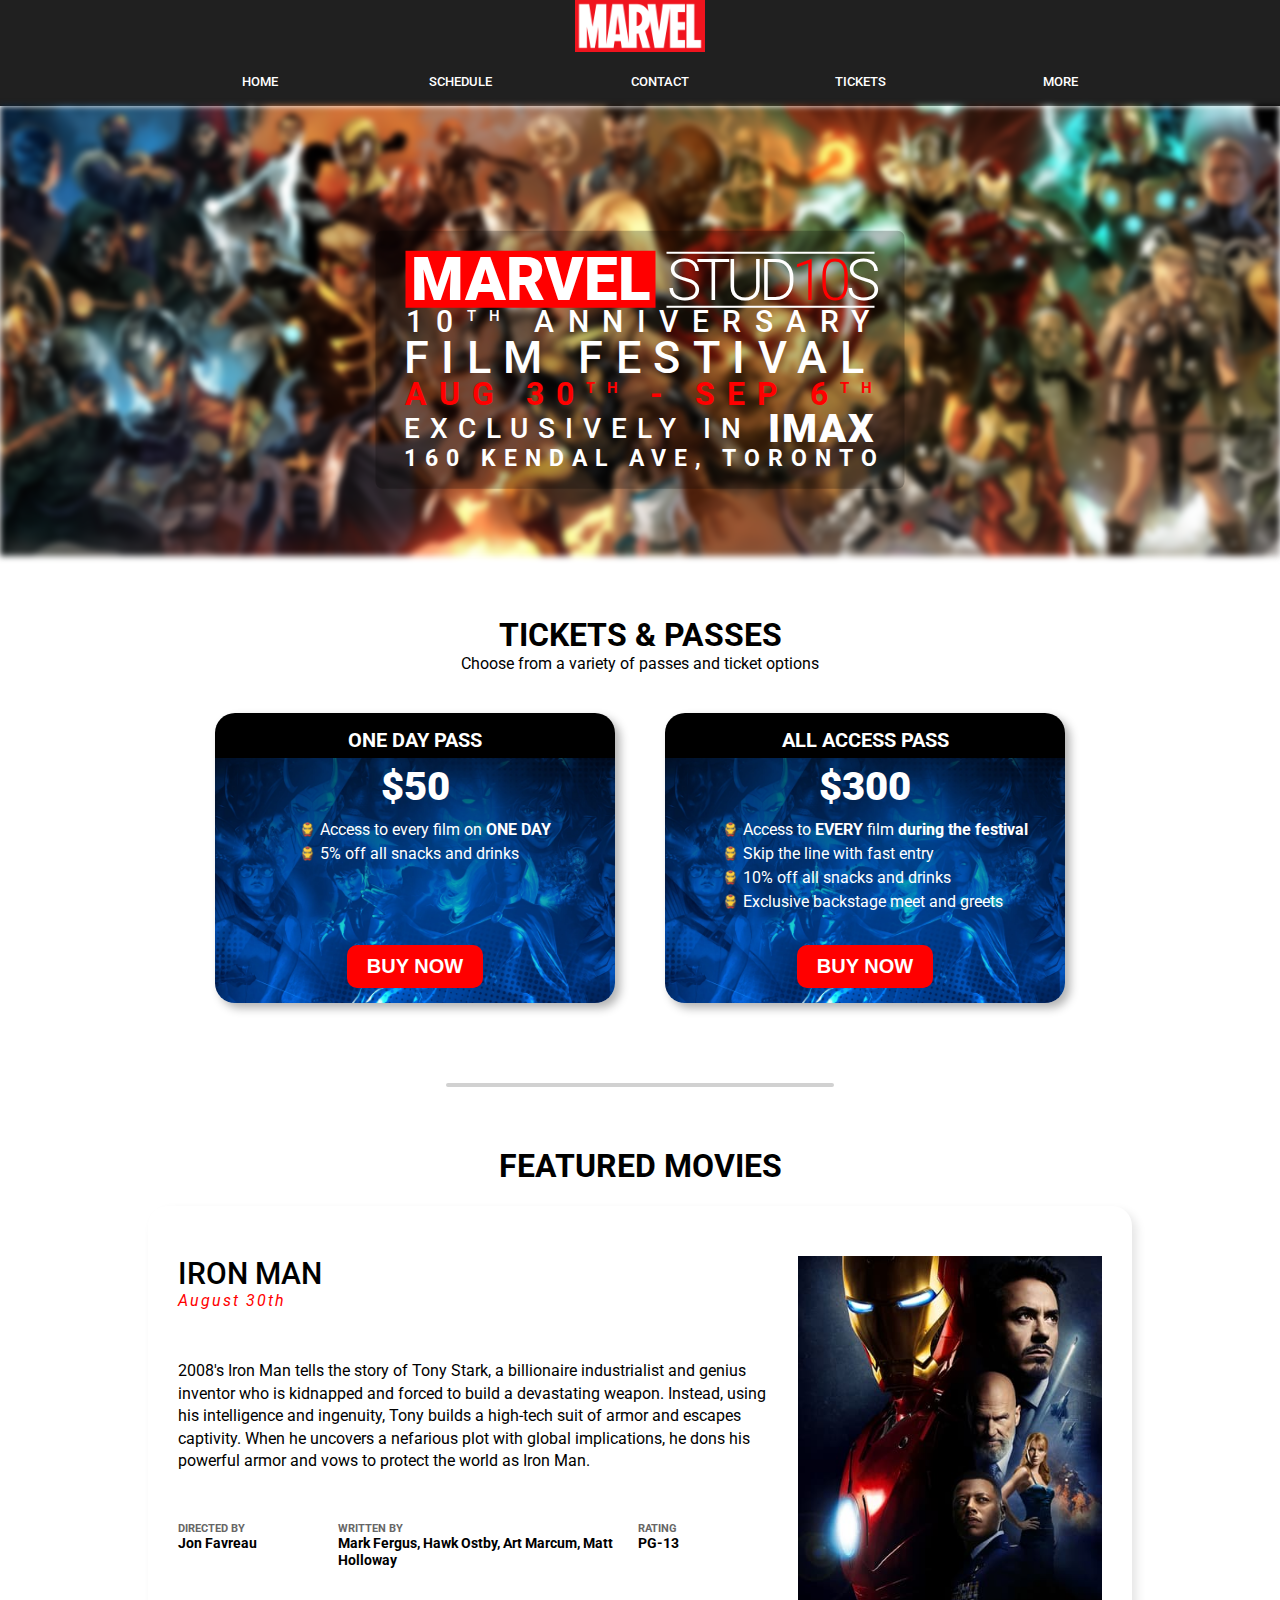
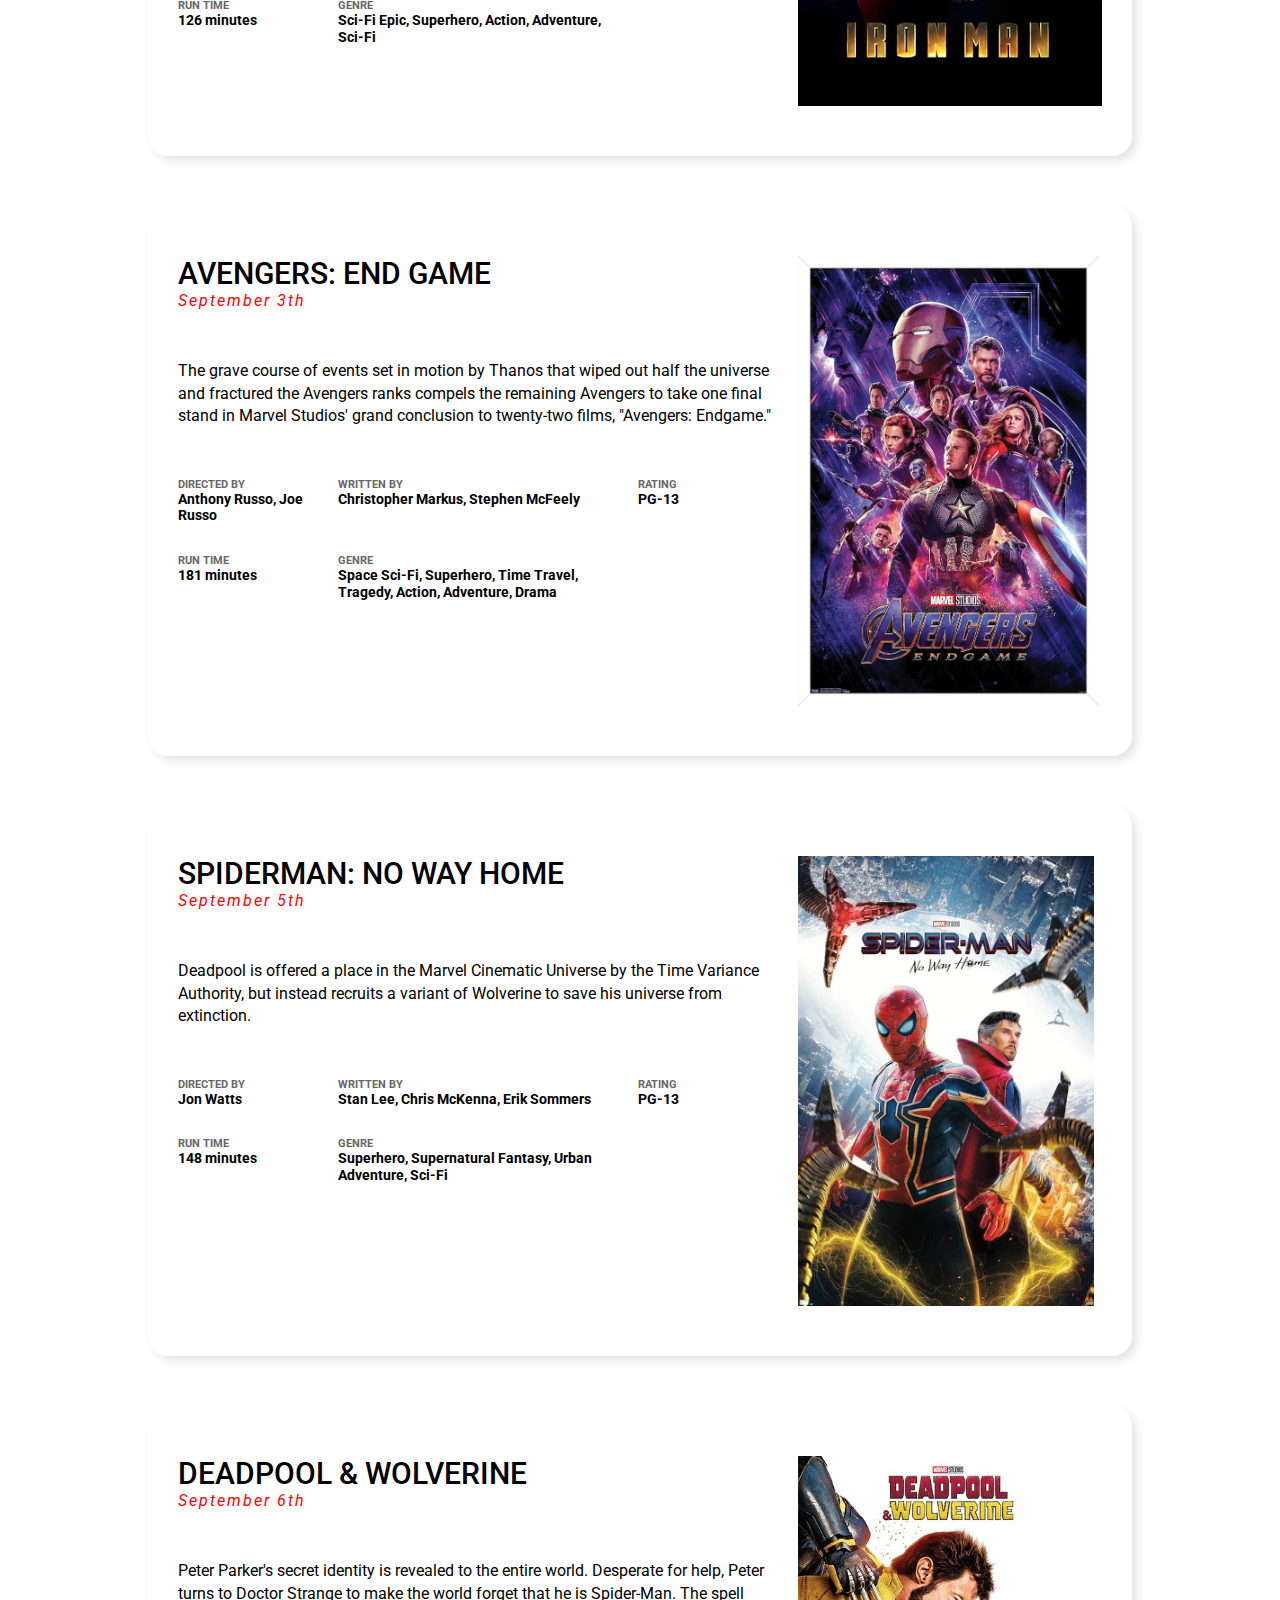
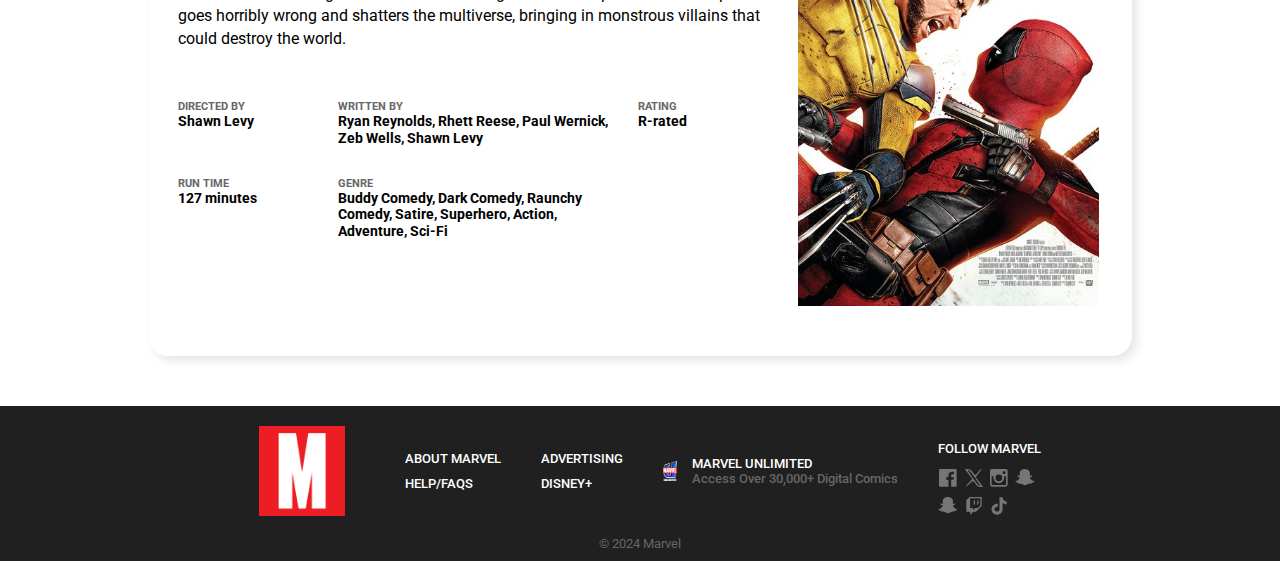
<file: index.html>
<!DOCTYPE html>
<html lang="en">
  <head>
    <meta charset="UTF-8" />
    <meta name="viewport" content="width=device-width, initial-scale=1.0" />
    <title>Group Project</title>
    <link rel="stylesheet" href="styles/header.css" />
    <link rel="stylesheet" href="styles/footer.css" />
    <link rel="stylesheet" href="styles/description.css" />
    <link rel="stylesheet" href="styles/ticket.css" />
    <link rel="stylesheet" href="styles/movies.css" />
    <link rel="preconnect" href="https://fonts.googleapis.com" />
    <link rel="preconnect" href="https://fonts.gstatic.com" crossorigin />
    <link
      href="https://fonts.googleapis.com/css2?family=Roboto:ital,wght@0,100;0,300;0,400;0,500;0,700;0,900;1,100;1,300;1,400;1,500;1,700;1,900&display=swap"
      rel="stylesheet"
    />
    <style>
      body,
      html {
        font-family: Roboto;
        margin: 0;
        padding: 0;
        width: 100%;
        height: 100%;
      }

      .wrapper {
        display: flex;
        flex-direction: column;
        min-height: 100vh;
      }

      main {
        flex-grow: 1;
      }

      hr {
        margin-top: 80px;
        margin-bottom: 50px;
        border: 2px solid rgb(102, 102, 102);
        border-radius: 5px;
        opacity: 0.3;
        width: 30%;
      }
    </style>
  </head>
  <body>
    <div class="wrapper">
      <div id="header"></div>

      <main>
        <div class="description-section"></div>
        <div class="bg-text">
          <p class="marvel">
            <span class="marvel-text">MARVEL </span>
            <span class="studios">STUD<span class="ten-years">10</span>S</span>
          </p>
          <p class="anniversary">
            10<span class="ordinal">TH</span> ANNIVERSARY
          </p>
          <p class="festival">FILM FESTIVAL</p>
          <p class="date-time">
            AUG 30<span class="ordinal2">TH</span> - SEP 6<span class="ordinal2"
              >TH</span
            >
          </p>
          <p class="exclusive">EXCLUSIVELY IN <span class="imax">IMAX</span></p>
          <p class="address">160 KENDAL AVE, TORONTO</p>
        </div>

        <div class="ticket-section">
          <h1 class="ticket-section-title">TICKETS & PASSES</h1>
          <p class="comment">
            Choose from a variety of passes and ticket options
          </p>
          <div class="ticket-container">
            <div class="pass">
              <div class="ticket-title-container">
                <p class="ticket-title">ONE DAY PASS</p>
              </div>
              <div class="ticket-content-container">
                <p class="ticket-price">$50</p>
                <div class="ticket-detail">
                  <ul class="ticket-detail-list">
                    <li>Access to every film on <strong>ONE DAY</strong></li>
                    <li>5% off all snacks and drinks</li>
                  </ul>
                </div>
                <a href="/purchase.html"
                  ><button class="buy-now-button">BUY NOW</button></a
                >
              </div>
            </div>
            <div class="pass">
              <div class="ticket-title-container">
                <p class="ticket-title">ALL ACCESS PASS</p>
              </div>
              <div class="ticket-content-container">
                <p class="ticket-price">$300</p>
                <div class="ticket-detail">
                  <ul class="ticket-detail-list">
                    <li>
                      Access to <strong>EVERY</strong> film
                      <strong>during the festival</strong>
                    </li>
                    <li>Skip the line with fast entry</li>
                    <li>10% off all snacks and drinks</li>
                    <li>Exclusive backstage meet and greets</li>
                  </ul>
                </div>
                <a href="/purchase.html"
                  ><button class="buy-now-button">BUY NOW</button></a
                >
              </div>
            </div>
          </div>
        </div>

        <hr />

        <div class="featured-movies-container">
          <h1>FEATURED MOVIES</h1>
          <div id="movies-container"></div>
        </div>
      </main>
      
      <div id="footer"></div>
    </div>

    <script src="script/home-page.js"></script>
  </body>
</html>
</file>
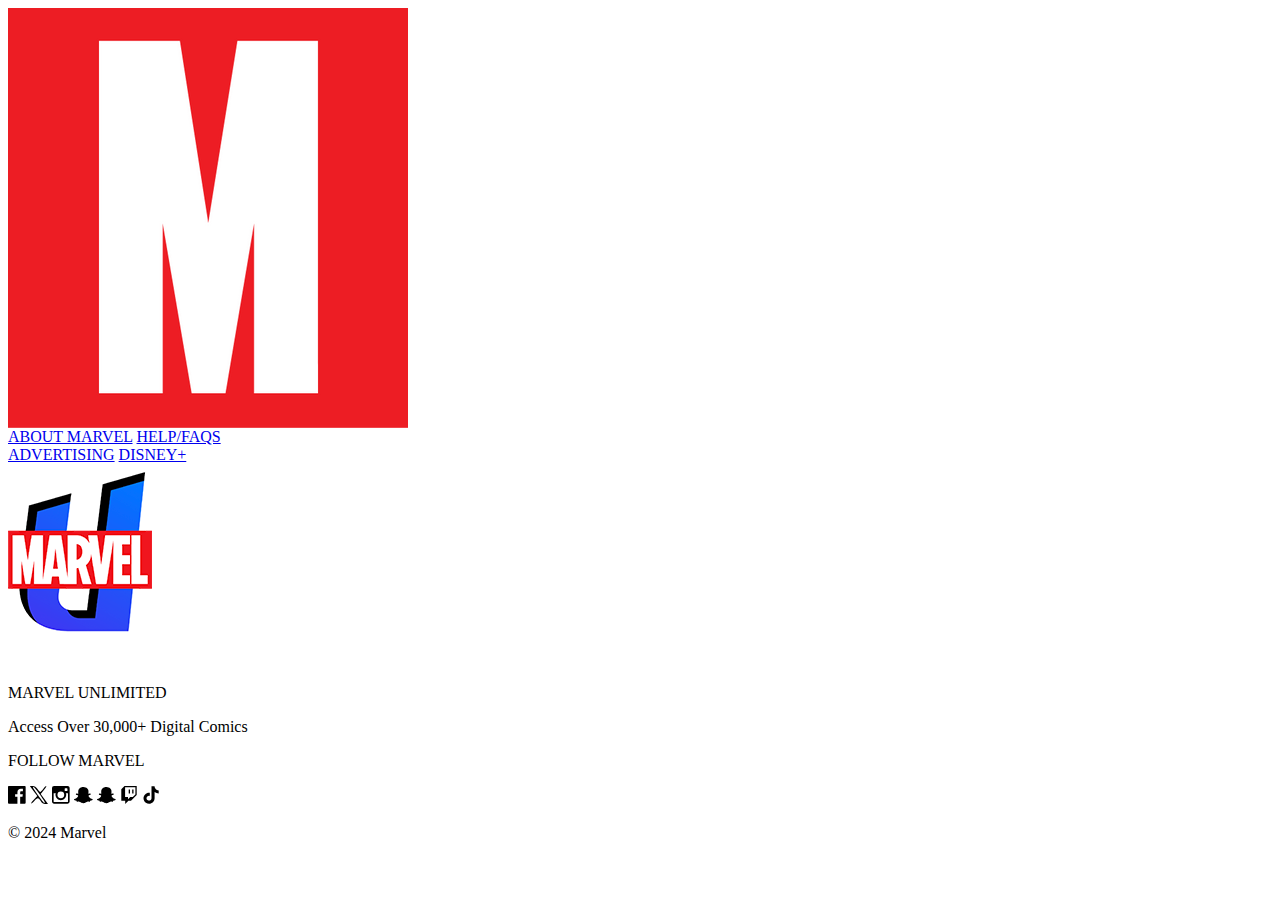
<file: footer.html>
<body></body>
<footer>
    <div>
      <img class="footer-logo" src="img/M_logo.png" alt="" />
      <div class="footer-link">
        <a href="#">ABOUT MARVEL</a>
        <a href="#">HELP/FAQS</a>
      </div>
      <div class="footer-link">
        <a href="#">ADVERTISING</a>
        <a href="#">DISNEY+</a>
      </div>
      <div class="marvel-um">
        <img class="um-logo" src="img/UM_logo.png" alt="" />
        <div>
          <p class="um-title">MARVEL UNLIMITED</p>
          <p class="um-detail">Access Over 30,000+ Digital Comics</p>
        </div>
      </div>
      <div>
        <p>FOLLOW MARVEL</p>
        <div class="brand-icon">
          <svg
            xmlns="http://www.w3.org/2000/svg"
            width="18"
            height="18"
            viewBox="0 0 18 18"
          >
            <path
              fill-rule="evenodd"
              d="M9.426 17.647H.974A.974.974 0 010 16.673V.974C0 .436.436 0 .974 0h15.7c.537 0 .973.436.973.974v15.699a.974.974 0 01-.974.974h-4.497v-6.834h2.294l.343-2.663h-2.637v-1.7c0-.772.214-1.297 1.32-1.297h1.41V2.77a18.853 18.853 0 00-2.055-.105c-2.033 0-3.425 1.241-3.425 3.52V8.15h-2.3v2.663h2.3v6.834z"
            ></path>
          </svg>
          <svg
            xmlns="http://www.w3.org/2000/svg"
            width="18"
            height="18"
            viewBox="0 0 18 18"
          >
            <path
              d="M3.5 5.1l3.8 5L4 13.6c-1.9 1.8-3.1 3.6-2.8 3.9.3.3 1.7-.8 3.1-2.5 3.2-3.8 4.1-3.8 6.4 0 1.3 2.2 2.5 3 4.5 3H18l-3.6-5-3.7-5.1L13.9 4c1.8-2.2 2.8-4 2.3-4-.4 0-1.8 1.3-3 3-1.3 1.6-2.6 3-3 3-.4 0-1.6-1.4-2.7-3C6.1.9 4.7 0 2.7 0H-.2l3.7 5.1zm6.3 3.3c5.3 7.6 5.8 8.6 4.4 8.6C13.4 17 3 2.7 3 1.6c0-2 2.3.3 6.8 6.8z"
            ></path>
          </svg>
          <svg
            xmlns="http://www.w3.org/2000/svg"
            width="18"
            height="18"
            viewBox="0 0 18 18"
          >
            <path
              fill-rule="evenodd"
              d="M15.441 15.993H2.206a.552.552 0 01-.552-.552V7.17H3.86c-.287.414-.384 1.185-.384 1.675 0 2.953 2.408 5.356 5.368 5.356 2.96 0 5.368-2.403 5.368-5.356 0-.49-.069-1.25-.425-1.675h2.206v8.272a.552.552 0 01-.552.552M8.844 5.458a3.39 3.39 0 013.394 3.386 3.39 3.39 0 01-3.394 3.386A3.39 3.39 0 015.45 8.844a3.39 3.39 0 013.393-3.386m4.391-3.252h1.655c.304 0 .551.247.551.551v1.655a.552.552 0 01-.551.551h-1.655a.552.552 0 01-.551-.551V2.757c0-.304.247-.551.551-.551M15.55 0H2.098A2.095 2.095 0 000 2.093v13.461c0 1.156.94 2.093 2.098 2.093h13.451a2.095 2.095 0 002.098-2.093V2.093C17.647.937 16.707 0 15.549 0"
            ></path>
          </svg>
          <svg
            xmlns="http://www.w3.org/2000/svg"
            width="19"
            height="17"
            viewBox="0 0 19 17"
          >
            <path
              fill-rule="evenodd"
              d="M9.155.003C8.74.003 7.91.057 7.02.421c-.51.207-.968.488-1.363.834-.47.412-.853.92-1.138 1.51-.418.865-.319 2.322-.24 3.492.01.127.018.258.027.385a.784.784 0 01-.307.054c-.236 0-.516-.07-.833-.207a.798.798 0 00-.317-.06c-.188 0-.387.051-.56.145-.216.117-.356.283-.394.468-.025.121-.024.362.266.607.16.134.393.258.696.369.079.028.173.056.273.085.346.102.87.255 1.006.552.07.15.04.348-.088.587a5.67 5.67 0 01-.95 1.368c-.347.374-.73.686-1.136.928a4.386 4.386 0 01-1.594.575c-.221.033-.379.215-.366.421a.5.5 0 00.045.176c.09.194.297.358.633.502.411.176 1.026.325 1.827.44.04.072.083.25.112.373.03.13.062.264.107.406.05.153.176.337.502.337.123 0 .265-.025.43-.055.24-.043.569-.103.98-.103.227 0 .463.019.7.055.459.07.853.328 1.31.626.669.436 1.425.93 2.582.93.031 0 .063 0 .094-.003.038.002.085.003.135.003 1.157 0 1.913-.494 2.581-.93.458-.299.852-.556 1.31-.626.238-.036.473-.055.701-.055.393 0 .703.046.98.096.182.033.322.049.43.049.26 0 .435-.12.502-.332.044-.139.076-.27.107-.402.027-.114.07-.298.111-.37.802-.116 1.417-.264 1.828-.44.335-.144.542-.308.632-.5a.485.485 0 00.046-.177c.013-.206-.145-.388-.366-.422-2.498-.38-3.624-2.75-3.67-2.85-.138-.26-.167-.457-.098-.608.136-.296.66-.45 1.006-.551.1-.03.195-.057.273-.086.341-.124.585-.259.746-.412.192-.182.229-.357.227-.472-.006-.277-.236-.523-.6-.643a1.151 1.151 0 00-.407-.072.976.976 0 00-.378.071 2.267 2.267 0 01-.779.205.753.753 0 01-.258-.052l.023-.335.003-.05c.08-1.17.18-2.628-.238-3.493a4.731 4.731 0 00-1.144-1.515A4.822 4.822 0 0011.66.415 5.836 5.836 0 009.523 0l-.368.003z"
            ></path>
          </svg>
          <svg
            xmlns="http://www.w3.org/2000/svg"
            width="19"
            height="17"
            viewBox="0 0 19 17"
          >
            <path
              fill-rule="evenodd"
              d="M9.155.003C8.74.003 7.91.057 7.02.421c-.51.207-.968.488-1.363.834-.47.412-.853.92-1.138 1.51-.418.865-.319 2.322-.24 3.492.01.127.018.258.027.385a.784.784 0 01-.307.054c-.236 0-.516-.07-.833-.207a.798.798 0 00-.317-.06c-.188 0-.387.051-.56.145-.216.117-.356.283-.394.468-.025.121-.024.362.266.607.16.134.393.258.696.369.079.028.173.056.273.085.346.102.87.255 1.006.552.07.15.04.348-.088.587a5.67 5.67 0 01-.95 1.368c-.347.374-.73.686-1.136.928a4.386 4.386 0 01-1.594.575c-.221.033-.379.215-.366.421a.5.5 0 00.045.176c.09.194.297.358.633.502.411.176 1.026.325 1.827.44.04.072.083.25.112.373.03.13.062.264.107.406.05.153.176.337.502.337.123 0 .265-.025.43-.055.24-.043.569-.103.98-.103.227 0 .463.019.7.055.459.07.853.328 1.31.626.669.436 1.425.93 2.582.93.031 0 .063 0 .094-.003.038.002.085.003.135.003 1.157 0 1.913-.494 2.581-.93.458-.299.852-.556 1.31-.626.238-.036.473-.055.701-.055.393 0 .703.046.98.096.182.033.322.049.43.049.26 0 .435-.12.502-.332.044-.139.076-.27.107-.402.027-.114.07-.298.111-.37.802-.116 1.417-.264 1.828-.44.335-.144.542-.308.632-.5a.485.485 0 00.046-.177c.013-.206-.145-.388-.366-.422-2.498-.38-3.624-2.75-3.67-2.85-.138-.26-.167-.457-.098-.608.136-.296.66-.45 1.006-.551.1-.03.195-.057.273-.086.341-.124.585-.259.746-.412.192-.182.229-.357.227-.472-.006-.277-.236-.523-.6-.643a1.151 1.151 0 00-.407-.072.976.976 0 00-.378.071 2.267 2.267 0 01-.779.205.753.753 0 01-.258-.052l.023-.335.003-.05c.08-1.17.18-2.628-.238-3.493a4.731 4.731 0 00-1.144-1.515A4.822 4.822 0 0011.66.415 5.836 5.836 0 009.523 0l-.368.003z"
            ></path>
          </svg>
          <svg
            xmlns="http://www.w3.org/2000/svg"
            width="18"
            height="18"
            viewBox="0 0 18 18"
          >
            <style></style>
            <path
              fill-opacity="0"
              d="M15.4 8.4l-2.5 2.5h-2.6L8 13.2v-2.3H5.1V1.3h10.3z"
            ></path>
            <path
              d="M4.5 0L1.3 3.2v11.6h3.9V18l3.2-3.2H11L16.7 9V0H4.5zm10.9 8.4L12.8 11h-2.6L8 13.2V11H5.1V1.3h10.3v7.1z"
            ></path>
            <path d="M12.2 3.5h1.3v3.9h-1.3zM8.7 3.5H10v3.9H8.7z"></path>
          </svg>
          <svg
            xmlns="http://www.w3.org/2000/svg"
            width="18"
            height="18"
            viewBox="0 0 18 18"
          >
            <style></style>
            <path
              d="M14.5 3.7c-.9-.6-1.6-1.6-1.9-2.7V.2H9.5v12c0 1.4-1.1 2.4-2.5 2.4-.5 0-.8-.2-1.1-.3-.8-.3-1.4-1.1-1.4-2.1 0-1.4 1.3-2.5 2.5-2.5.3 0 .5 0 .8.2V6.7H7c-3 0-5.5 2.5-5.5 5.5 0 1.9.9 3.5 2.4 4.6.9.6 2.1.9 3.2.9 3 0 5.5-2.5 5.5-5.5V6.1c1.1.8 2.7 1.4 4.1 1.4v-3c-.8 0-1.5-.3-2.2-.8z"
            ></path>
          </svg>
        </div>
      </div>
    </div>
    <p class="copyright">&copy; 2024 Marvel</p>
  </footer>
</file>
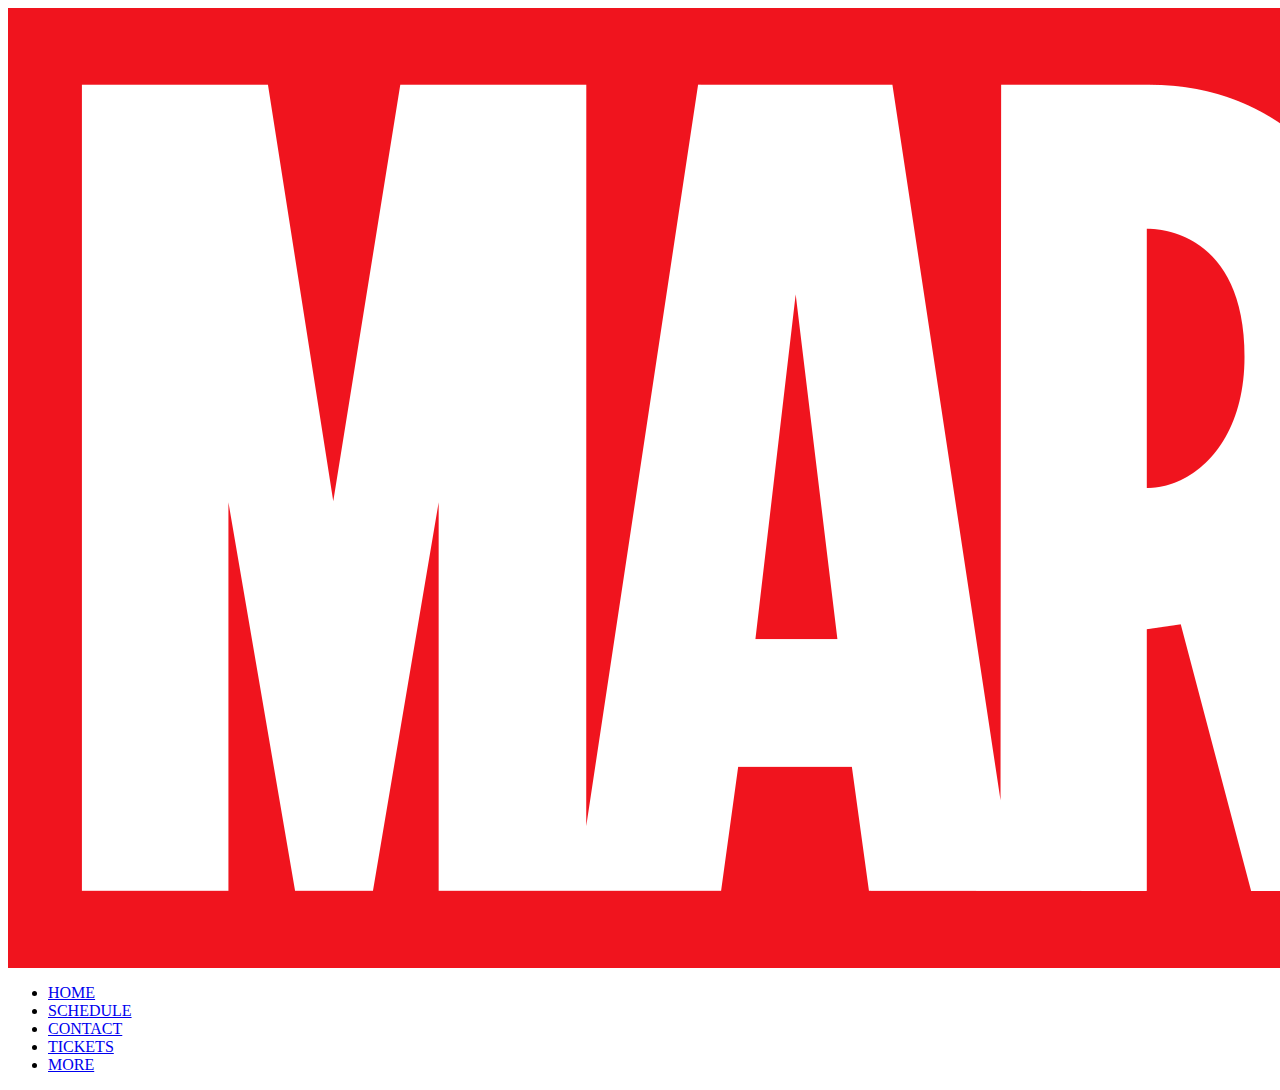
<file: header.html>
<body></body>
<header>
    <a href="/index.html"><img src="img/marvel_logo.png" alt="" /></a>
    <ul>
        <li>
            <a href="index.html">HOME</a>
        </li>
        <li>
            <a href="#">SCHEDULE</a>
        </li>
        <li>
            <a href="#">CONTACT</a>
        </li>
        <li>
            <a href="#">TICKETS</a>
        </li>
        <li>
            <a href="#">MORE</a>
        </li>
    </ul>
</header>
</file>
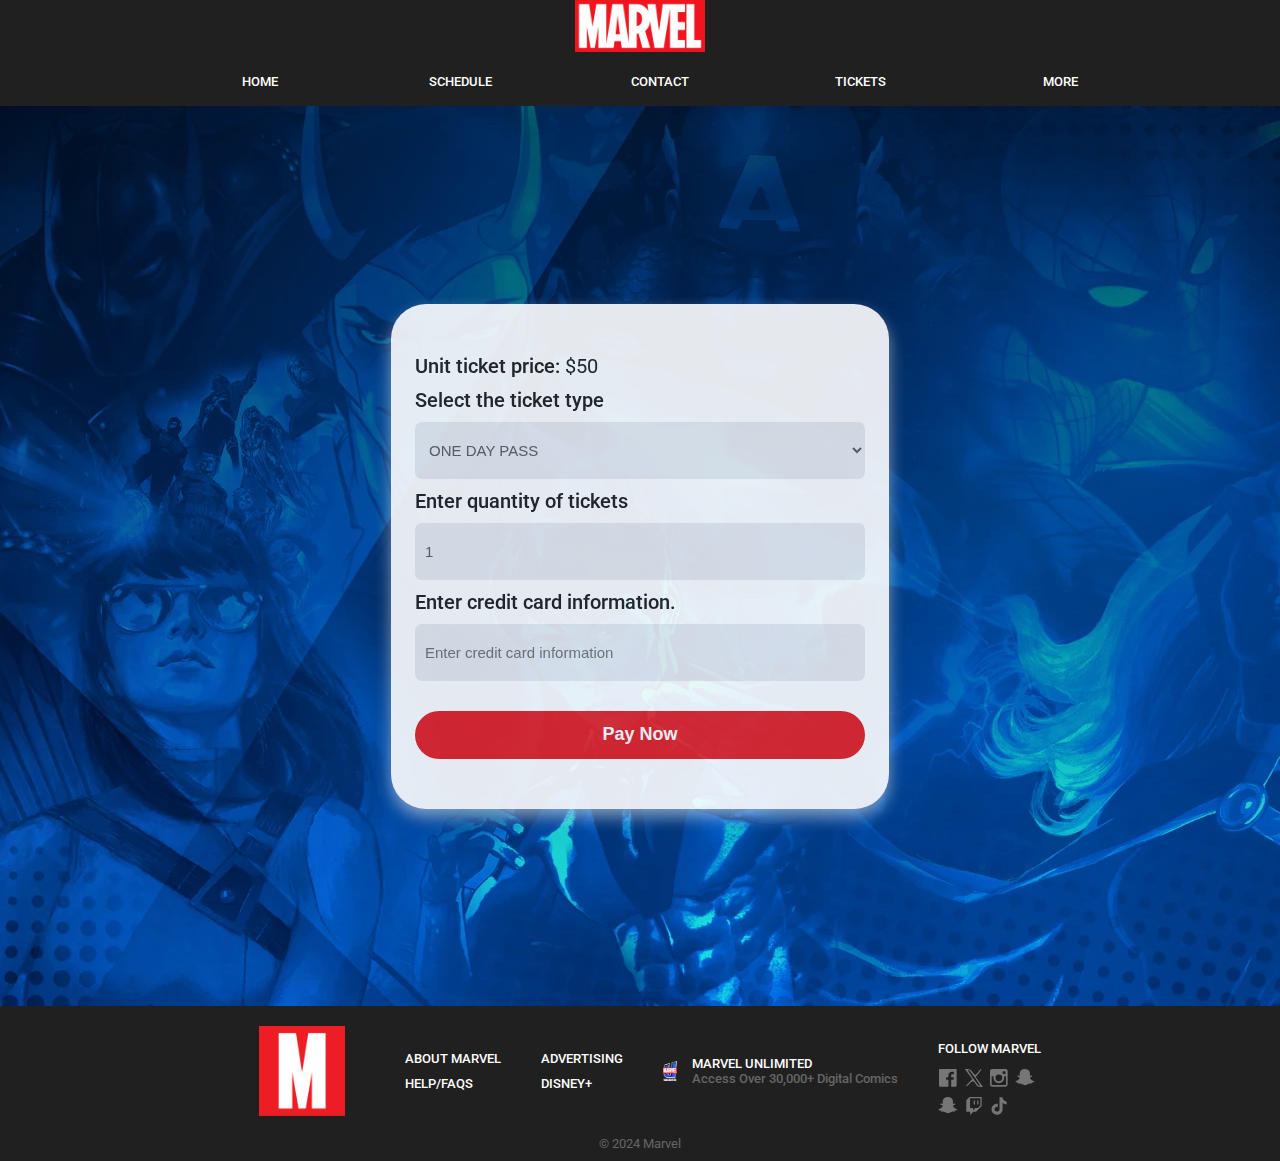
<file: purchase.html>
<!DOCTYPE html>
<html>

<head>
    <meta charset="utf-8">
    <meta http-equiv="X-UA-Compatible" content="IE=edge">
    <title></title>
    <meta name="description" content="">
    <meta name="viewport" content="width=device-width, initial-scale=1">
    <link rel="stylesheet" href="styles/purchase-page.css">
    <link rel="stylesheet" href="styles/header.css" />
    <link rel="stylesheet" href="styles/footer.css" />
    <link rel="preconnect" href="https://fonts.googleapis.com">
    <link rel="preconnect" href="https://fonts.gstatic.com" crossorigin>
    <link
        href="https://fonts.googleapis.com/css2?family=Roboto:ital,wght@0,100;0,300;0,400;0,500;0,700;0,900;1,100;1,300;1,400;1,500;1,700;1,900&display=swap"
        rel="stylesheet">
</head>

<body>
    <div id="header"></div>
    <div id="container">


        <main id="purchas_main">
            <p>Unit ticket price:<span class="normal_style" id="ticket_price"></span></p>
            <p>Select the ticket type</p>
            <select class="normal_input" id="ticket_type">
                <option value="one_pass">ONE DAY PASS</option>
                <option value="full_pass">ALL ACCESS PASS</option>
            </select>
            <p>Enter quantity of tickets</p>
            <input class="normal_input" id="tickets_quantity" value="1" type="number" step="1" min="1"  placeholder="Enter quantity of tickets" />
            <p>Enter credit card information.</p>
            <input class="normal_input" id="credit_card" type="text" placeholder="Enter credit card information" />
            <button id="pay">Pay Now</button>

        </main>
        <div id="order_summary">
            <p>Summary:</p>
            <table>
                <tr><td>Number of tickets:</td><td class="normal_style"><span id="ticket_number"></span></td></tr>
                <tr><td>Price per ticket:</td><td class="normal_style">$<span id="unit_price"></span></td></tr>
                <tr><td>Subtotal:</td><td class="normal_style">$<span id="subtotal_price"></span></td></tr>
                <tr><td>Tax (13%):</td><td class="normal_style">$<span id="tax"></span></td></tr>
                <tr><td>Final Price:</td><td class="normal_style">$<span id="total_price"></span></td></tr>
            </table>
            <div id="date"></div>
        </div>
    </div>
    <div id="footer"></div>
    <script text="javascript" src="script/purchase-page.js"></script>
</body>

</html>
</file>
<file: styles/header.css>
header {
  background-color: #202020;
  text-align: center;
}

header img {
  width: 130px;
  cursor: pointer;
}

header ul {
  display: flex;
  justify-content: center;
  align-items: center;
  height: 50px;
  list-style-type: none;
  margin-top: 0;
  margin-bottom: 0;
}

header li {
  display: flex;
  flex-direction: column;
  justify-content: center;
  align-items: center;
  text-decoration: none;
  width: 200px;
  height: 100%;
  box-sizing: border-box;
  transition: background-color 0.1s, border-bottom 0.1s;
  cursor: pointer;
}

header li a {
  text-decoration: none;
  color: white;
  font-weight: 500;
  font-size: 13px;
  display: flex;
  flex-direction: column;
  width: 100%;
  height: 100%;
  justify-content: center;
}

header li:hover {
  border-bottom: 2px solid red;
  background-color: #433e3e;
}
</file>
<file: styles/footer.css>
footer {
  background-color: #202020;
  padding-bottom: 10px;
  width: 100%;
}

footer > div {
  display: flex;
  justify-content: center;
  align-items: center;
  gap: 40px;
  color: white;
  font-size: 13px;
  font-weight: 500;
}

.footer-logo {
  height: 90px;
  padding: 20px;
  cursor: pointer;
}

.footer-link {
  display: flex;
  flex-direction: column;
  gap: 10px;
}

.footer-link a {
  color: white;
  text-decoration: none;
}

.footer-link a:hover {
  color: rgb(102, 102, 102);
}

.marvel-um {
  display: flex;
  align-items: center;
  gap: 15px;
  cursor: pointer;
}

.um-logo {
  height: 20px;
}

.um-title {
  margin-bottom: 0;
}
.um-detail {
  margin-top: 0;
  color: rgb(102, 102, 102);
}

.brand-icon {
  display: grid;
  grid-template-columns: 1fr 1fr 1fr 1fr;
  row-gap: 10px;
}

.brand-icon svg {
  width: 20px;
  cursor: pointer;
  fill: #767676;
}

.brand-icon svg:hover {
  fill: white;
}

.copyright {
  color: rgb(102, 102, 102);
  font-size: 13px;
  margin-top: 0;
  margin-bottom: 0;
  text-align: center;
}
</file>
<file: styles/description.css>
.description-section {
  background-image: url("../img/ultrawide.jpg");
  background-repeat: no-repeat;
  background-size: cover;
  height: 450px;
  filter: blur(3px);
  -webkit-filter: blur(3px);
}

.bg-text {
  position: absolute;
  top: 40%;
  left: 50%;
  transform: translate(-50%, -50%);
  z-index: 2;
  text-align: center;
  display: flex;
  flex-direction: column;
  justify-content: center;
  color: white;
  text-align: center;
  background-color: rgba(0, 0, 0, 0.25);
  padding: 20px;
  border-radius: 7px;
  line-height: 0.95;
}

.bg-text p {
  margin-top: 0;
  margin-bottom: 0;
}

.marvel {
  margin-top: 0;
  font-size: 60px;
  word-spacing: -4px;
}

.marvel-text {
  display: inline-block;
  justify-content: center;
  background-color: red;
  padding: 0px 5px;
  font-weight: 900;
}

.studios {
  display: inline-block;
  font-weight: 300;
  border-bottom: 2px solid white;
  border-top: 2px solid white;
  line-height: 52px;
  letter-spacing: -5px;
  font-size: 58px;
}

.ten-years {
  color: red;
}

.anniversary {
  margin-left: 8px;
  font-size: 30px;
  letter-spacing: 13.5px;
  font-weight: 500;
}

.ordinal {
  vertical-align: super;
  font-size: 15px;
}

.ordinal2 {
  vertical-align: super;
  font-size: 15px;
}

.festival {
  margin-top: -10px;
  font-size: 45px;
  font-weight: 500;
  letter-spacing: 12.5px;
}

.date-time {
  color: red;
  font-size: 32px;
  letter-spacing: 12px;
  font-weight: 700;
  margin-left: 8px;
}

.exclusive {
  font-size: 28px;
  letter-spacing: 10px;
  font-weight: 500;
}

.imax {
  font-size: 40px;
  font-weight: 900;
  vertical-align: -10%;
  letter-spacing: 2px;
}

.address {
  font-size: 23px;
  letter-spacing: 8px;
  font-weight: 700;
  margin-left: 8px;
}
</file>
<file: styles/ticket.css>
.ticket-section {
  text-align: center;
  margin-top: 60px;
}

.ticket-section-title {
  margin-bottom: 0;
}

.comment {
  margin-top: 0;
}

.ticket-container {
  display: flex;
  justify-content: center;
  gap: 50px;
  margin-top: 40px;
}

.ticket-title,
.ticket-price {
  margin: 0;
}

.ticket-title {
  font-weight: 700;
  font-size: 20px;
  margin-bottom: 5px;
}

.ticket-price {
  font-weight: 900;
  font-size: 40px;
  margin-bottom: 10px;
  margin-top: 5px;
}

.pass {
  color: white;
  width: 400px;
  border-radius: 20px;
  box-shadow: 5px 5px 10px rgba(0, 0, 0, 0.3);
  transition: box-shadow 0.1s;
  cursor: pointer;
}

.pass:hover {
  box-shadow: 5px 5px 10px rgba(0, 0, 0, 0.6);
}

.ticket-title-container {
  background-color: black;
  padding: 15px 20px 1px 20px;
  border-radius: 20px 20px 0 0;
}

.ticket-content-container {
  background-image: url(../img/pirchase-background.webp);
  background-size: cover;
  display: flex;
  flex-direction: column;
  align-items: center;
  border-radius: 0 0 20px 20px;
  padding-bottom: 15px;
  height: 230px;
}

.ticket-detail {
  text-align: left;
  flex: 1;
}

.ticket-detail-list {
  margin: 0;
  margin-bottom: 30px;
  margin-left: -20px;
  list-style-type: none;
}

.ticket-detail-list li {
  margin-bottom: 5px;
  background: url("../img/iron_logo.png");
  background-size: 15px 15px;
  background-repeat: no-repeat;
  padding-left: 20px;
  background-position: 0 50%;
}

.buy-now-button {
  background-color: red;
  border: none;
  width: max-content;
  padding: 10px 20px;
  border-radius: 10px;
  font-size: 20px;
  font-weight: 700;
  color: white;
  transition: background-color 0.1s, box-shadown 0.1s;
  cursor: pointer;
}

.buy-now-button:hover {
  background-color: rgb(236, 119, 119);
  box-shadow: 5px 5px 10px rgba(0, 0, 0, 0.8);
}

.buy-now-button:active {
  background-color: red;
  box-shadow: none;
}
</file>
<file: styles/movies.css>
.featured-movies-container {
  padding-left: 30px;
  padding-right: 30px;
  display: flex;
  flex-direction: column;
  align-items: center;
  margin-bottom: 50px;
}

.featured-movies-container h1 {
  margin-top: 10px;
}

.featured-movies-container h2 {
  margin-top: 0;
  margin-bottom: 0;
  font-weight: 500;
  font-size: 30px;
}

#movies-container {
  display: flex;
  flex-direction: column;
  align-items: center;
  gap: 50px;
}

.movie {
  width: 100%;
  border-radius: 20px;
  box-shadow: 5px 5px 10px rgba(0, 0, 0, 0.1);
  /* padding: 50px 100px; */
  padding: 50px 10px;
  cursor: pointer;
  transition: box-shadow 0.1s;
}

.movie:hover {
  box-shadow: 5px 5px 10px rgba(0, 0, 0, 0.5);
}

.movie-date {
  color: red;
  letter-spacing: 2px;
  font-style: italic;
}

.featured-movies-container p {
  margin-top: 0;
  margin-bottom: 0;
}

.movie-detail {
  display: flex;
  gap: 20px;
}

.first-column {
  display: flex;
  flex-direction: column;
  gap: 50px;
  width: 600px;
  margin-left: 20px;
}

.movie-description {
  line-height: 1.4;
}

.other-detail {
  display: grid;
  grid-template-columns: 1fr 2fr 1fr;
  row-gap: 30px;
  column-gap: 20px;
}

.detail-item-title {
  color: rgb(102, 102, 102);
  font-weight: 700;
  font-size: 11px;
  margin-bottom: 10px;
}

.detail-item-description {
  font-size: 14px;
  font-weight: bold;
  line-height: 1.2;
}

.movie-photo {
  height: 450px;
}
</file>
<file: styles/purchase-page.css>
html,body {
    height: 100%;
}

body {
    margin: 0 0;
    font-family: "Roboto", sans-serif;
}

#container {
    display: flex;
    justify-content: center;
    gap: 20px;
    align-items: center;
    flex-wrap: wrap;
    background-image: url(/img/pirchase-background.webp);
    height: 100%;
}

#purchas_main {
    justify-content: center;
    background-color: white;
    display: flex;
    flex-direction: column;
    gap: 10px;
    padding: 50px 24px;
    border-radius: 35px;
    width: 50%;
    height: 45%;
    min-width: 400px;
    max-width: 450px;
    opacity: 0.9;
    box-shadow: 0 8px 16px rgba(255, 255, 255, 0.549); /* Floating shadow */
    transition: box-shadow 0.3s ease; /* Smooth transition */
}

#purchas_main:hover {
    box-shadow: 0 12px 24px rgba(0, 0, 0, 0.4); /* Enhance shadow on hover */
}

#order_summary {
    background-color: white;
    display: none;
    flex-direction: column;
    gap: 20px;
    font-family: "Roboto", sans-serif;
    padding: 50px 14px;
    border-radius: 35px;
    width: 27%;
    height: 45%;
    min-width: 100px;
    max-width: 300px;
    opacity: 0.9;
    box-shadow: 0 8px 16px rgba(255, 255, 255, 0.549);
    transition: box-shadow 0.3s ease;
}

#order_summary:hover {
    box-shadow: 0 12px 24px rgba(0, 0, 0, 0.4); 
}

#order_summary table {
    margin: 0 0;
    color: rgb(37 37 38);
    font-size: 18px;
    font-weight: 420;
    
}
#order_summary table,tr,td {
    border-collapse: collapse;
}
#order_summary td {
    height: 40px;
    padding: 0 10px;
}

#order_summary p {
    margin: 0 0;
    color: rgb(37 37 38);
    font-size: 28px;
    font-weight: 520;
    padding-left: 11px;
}

#purchas_main p {
    margin: 0 0;
    color: rgb(37 37 38);
    font-size: 20px;
    font-weight: 520;
}

#purchas_main input,
select {
    height: 60px;
    padding: 0 10px;
    font-size: 15px;
    color: rgb(95 97 102);
    background-color: rgb(233 235 240);
    border-radius: 7px;
    box-sizing: border-box;
}

#purchas_main button {
    height: 50px;
    font-size: 18px;
    font-weight: bold;
    border: 0px;
    border-radius: 35px;
    color: white;
    background-color: rgb(230 37 42);
    cursor: pointer;
    margin-top: 20px;
}
#purchas_main button:hover {
    transform: translateY(-2px); /* Move the button up by 5px */
    box-shadow: 0 10px 15px rgba(0, 0, 0, 0.3);
}

#purchas_main input:hover, select:hover {
    background-color: rgb(242, 244, 248);
}

.normal_input {
    border: none;
}
.error_input {
    border: 2px solid red;
}
.error_input::placeholder {
    color:red;
}
.normal_style {
    font-weight: normal;
    font-size: 20px;
    text-align: right;
}
#date {
    font-size: 18px;
    text-align: right;
    padding-right: 10px;
    padding-top: 85px;
}
</file>
